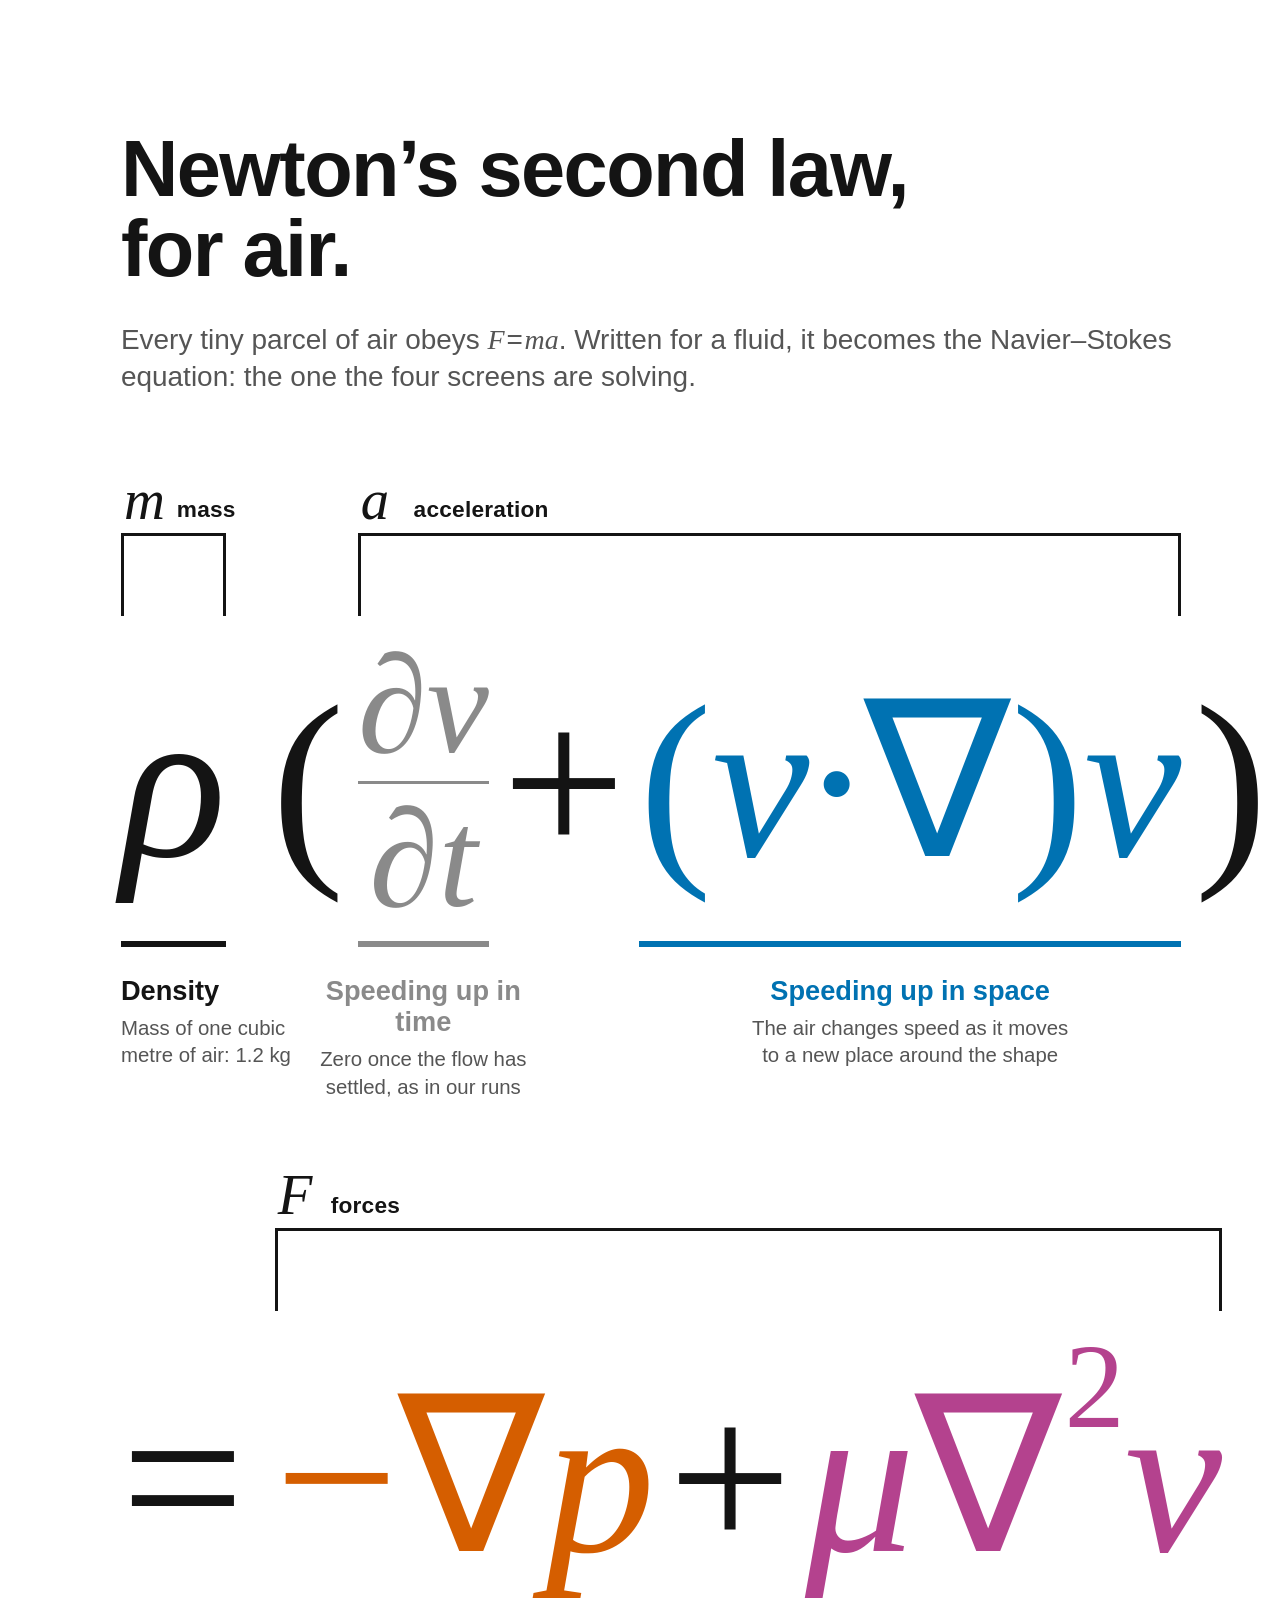
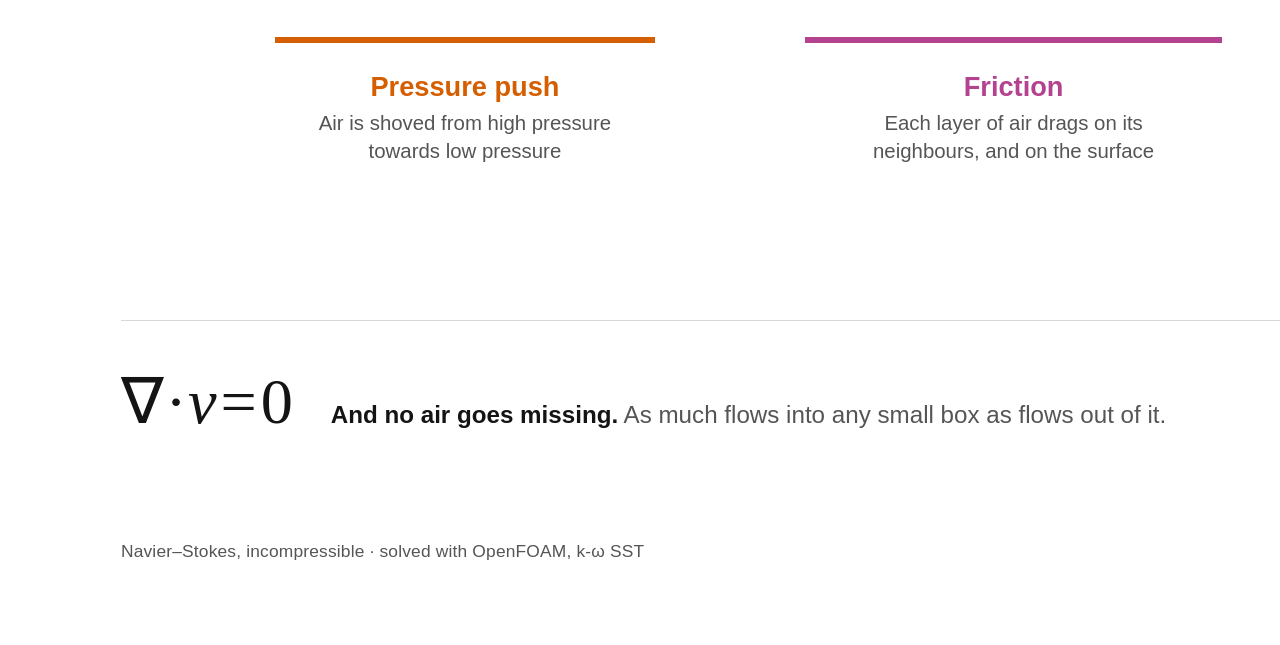
<file: docs/poster/navier_stokes_A2.html>
<!doctype html>
<html lang="en">
<head>
<meta charset="utf-8">
<title>Newton's second law, for air</title>
<style>
  @page { size: 420mm 594mm; margin: 0; }
  :root {
    --ink: #141414;
    --ink-2: #555555;
    --rule: #141414;
    --time: #8A8A8A;      /* d v / d t: zero once the flow has settled */
    --convective: #0072B2; /* same three colours as the screens' view 2 */
    --pressure: #D55E00;
    --viscous: #B4428E;
    --paper: #FFFFFF;
  }
  * { box-sizing: border-box; margin: 0; padding: 0; }
  html, body { width: 420mm; height: 594mm; background: var(--paper); }
  body {
    color: var(--ink);
    font-family: "Avenir Next", "Avenir", sans-serif;
    -webkit-print-color-adjust: exact; print-color-adjust: exact;
    position: relative; overflow: hidden;
  }

  header { position: absolute; left: 32mm; right: 32mm; top: 34mm; }
  h1 { font-weight: 600; font-size: 21mm; line-height: 1.02; letter-spacing: -0.02em; }
  .lede { margin-top: 8mm; font-size: 7.4mm; line-height: 1.35; color: var(--ink-2); max-width: 300mm; font-weight: 400; }

  /* ---------- the equation ---------- */
  .eq { position: absolute; left: 32mm; right: 32mm; font-family: "STIX Two Text", "STIXGeneral", serif; }
  .row { display: flex; align-items: flex-start; }
  .line1 { top: 168mm; }
  .line2 { top: 352mm; }

  .group { position: relative; display: flex; align-items: flex-start; }
  /* F = m a brackets above each group */
  .group > .over {
    position: absolute; left: 0; right: 0; top: -27mm; height: 22mm;
    border-top: 0.9mm solid var(--rule); border-left: 0.9mm solid var(--rule); border-right: 0.9mm solid var(--rule);
    font-family: "Avenir Next", sans-serif;
  }
  .over b {
    position: absolute; top: -17mm; left: 0; font-family: "STIX Two Text", serif; font-style: italic;
    font-weight: 400; font-size: 15mm; line-height: 1; background: var(--paper); padding-right: 3mm;
  }
  .over span { position: absolute; top: -10.5mm; left: 13mm; font-size: 6mm; font-weight: 600; letter-spacing: 0.01em;
    background: var(--paper); padding: 0 3mm 0 1mm; white-space: nowrap; }

  .t { position: relative; display: flex; flex-direction: column; align-items: center; }
  .g { height: 78mm; display: flex; align-items: center; font-size: 58mm; line-height: 1; white-space: nowrap; }
  .op .g { color: var(--ink); padding: 0 3.5mm; }
  i { font-style: italic; }
  .frac { display: inline-flex; flex-direction: column; align-items: center; font-size: 37mm; line-height: 1.02; }
  .frac .bar { width: 100%; height: 0.75mm; background: currentColor; margin: 1.2mm 0; }
  .sup { font-size: 0.55em; position: relative; top: -0.75em; margin-left: 0.02em; }

  /* labels under each term */
  .t > .rule { width: 100%; height: 1.6mm; margin-top: 3mm; }
  .t > .lab { position: absolute; top: 90mm; width: 86mm; font-family: "Avenir Next", sans-serif; text-align: center; left: 50%; transform: translateX(-50%); }
  .lab h2 { font-size: 7.2mm; font-weight: 600; line-height: 1.15; }
  .lab p { margin-top: 2.2mm; font-size: 5.4mm; line-height: 1.35; color: var(--ink-2); }
  .lab.start { left: 0; transform: none; text-align: left; width: 58mm; }
  .lab.narrow { width: 66mm; }

  .c-rho .g, .c-rho h2 { color: var(--ink); }      .c-rho .rule { background: var(--ink); }
  .c-time .g, .c-time h2 { color: var(--time); }    .c-time .rule { background: var(--time); }
  .c-conv .g, .c-conv h2 { color: var(--convective); } .c-conv .rule { background: var(--convective); }
  .c-pres .g, .c-pres h2 { color: var(--pressure); }   .c-pres .rule { background: var(--pressure); }
  .c-visc .g, .c-visc h2 { color: var(--viscous); }    .c-visc .rule { background: var(--viscous); }

  /* ---------- foot ---------- */
  .mass { position: absolute; left: 32mm; right: 32mm; top: 508mm; display: flex; align-items: baseline; gap: 10mm;
    border-top: 0.4mm solid #D8D8D8; padding-top: 11mm; }
  .mass .m { font-family: "STIX Two Text", serif; font-size: 17mm; white-space: nowrap; }
  .mass p { font-size: 6.4mm; line-height: 1.35; color: var(--ink-2); }
  .mass p strong { color: var(--ink); font-weight: 600; }
  footer { position: absolute; left: 32mm; right: 32mm; bottom: 22mm; display: flex; justify-content: space-between;
    font-size: 4.6mm; color: var(--ink-2); letter-spacing: 0.01em; }
</style>
</head>
<body>
  <header>
    <h1>Newton’s second law,<br>for air.</h1>
    <p class="lede">Every tiny parcel of air obeys <i style="font-family:'STIX Two Text',serif">F</i>&#8202;=&#8202;<i style="font-family:'STIX Two Text',serif">ma</i>. Written for a fluid, it becomes the Navier–Stokes equation: the one the four screens are solving.</p>
  </header>

  <!-- line 1:  m a  -->
  <div class="eq row line1">
    <div class="group">
      <div class="over"><b>m</b><span>mass</span></div>
      <div class="t c-rho">
        <div class="g"><i>ρ</i></div>
        <div class="rule"></div>
        <div class="lab start"><h2>Density</h2><p>Mass of one cubic metre of air: 1.2&nbsp;kg</p></div>
      </div>
    </div>
    <div class="t op"><div class="g" style="padding-left:12mm">(</div></div>
    <div class="group">
      <div class="over"><b>a</b><span>acceleration</span></div>
      <div class="t c-time">
        <div class="g"><span class="frac"><span>∂<i>v</i></span><span class="bar"></span><span>∂<i>t</i></span></span></div>
        <div class="rule"></div>
        <div class="lab narrow"><h2>Speeding up in time</h2><p>Zero once the flow has settled, as in our runs</p></div>
      </div>
      <div class="t op"><div class="g">+</div></div>
      <div class="t c-conv">
        <div class="g">(<i>v</i>·∇)<i>v</i></div>
        <div class="rule"></div>
        <div class="lab"><h2>Speeding up in space</h2><p>The air changes speed as it moves to a new place around the shape</p></div>
      </div>
    </div>
    <div class="t op"><div class="g" style="padding-right:0">)</div></div>
  </div>

  <!-- line 2:  = F -->
  <div class="eq row line2">
    <div class="t op"><div class="g" style="padding-left:0;padding-right:8mm">=</div></div>
    <div class="group">
      <div class="over"><b>F</b><span>forces</span></div>
      <div class="t c-pres">
        <div class="g">−∇<i>p</i></div>
        <div class="rule"></div>
        <div class="lab"><h2>Pressure push</h2><p>Air is shoved from high pressure towards low pressure</p></div>
      </div>
      <div class="t op"><div class="g">+</div></div>
      <div class="t c-visc">
        <div class="g"><i>μ</i>∇<span class="sup">2</span><i>v</i></div>
        <div class="rule"></div>
        <div class="lab"><h2>Friction</h2><p>Each layer of air drags on its neighbours, and on the surface</p></div>
      </div>
    </div>
  </div>

  <div class="mass">
    <div class="m">∇&#8202;·&#8202;<i>v</i>&#8202;=&#8202;0</div>
    <p><strong>And no air goes missing.</strong> As much flows into any small box as flows out of it.</p>
  </div>

  <footer>
    <span>Navier–Stokes, incompressible · solved with OpenFOAM, k-ω SST</span>
    <span>NavFlow · Math section</span>
  </footer>
</body>
</html>
</file>
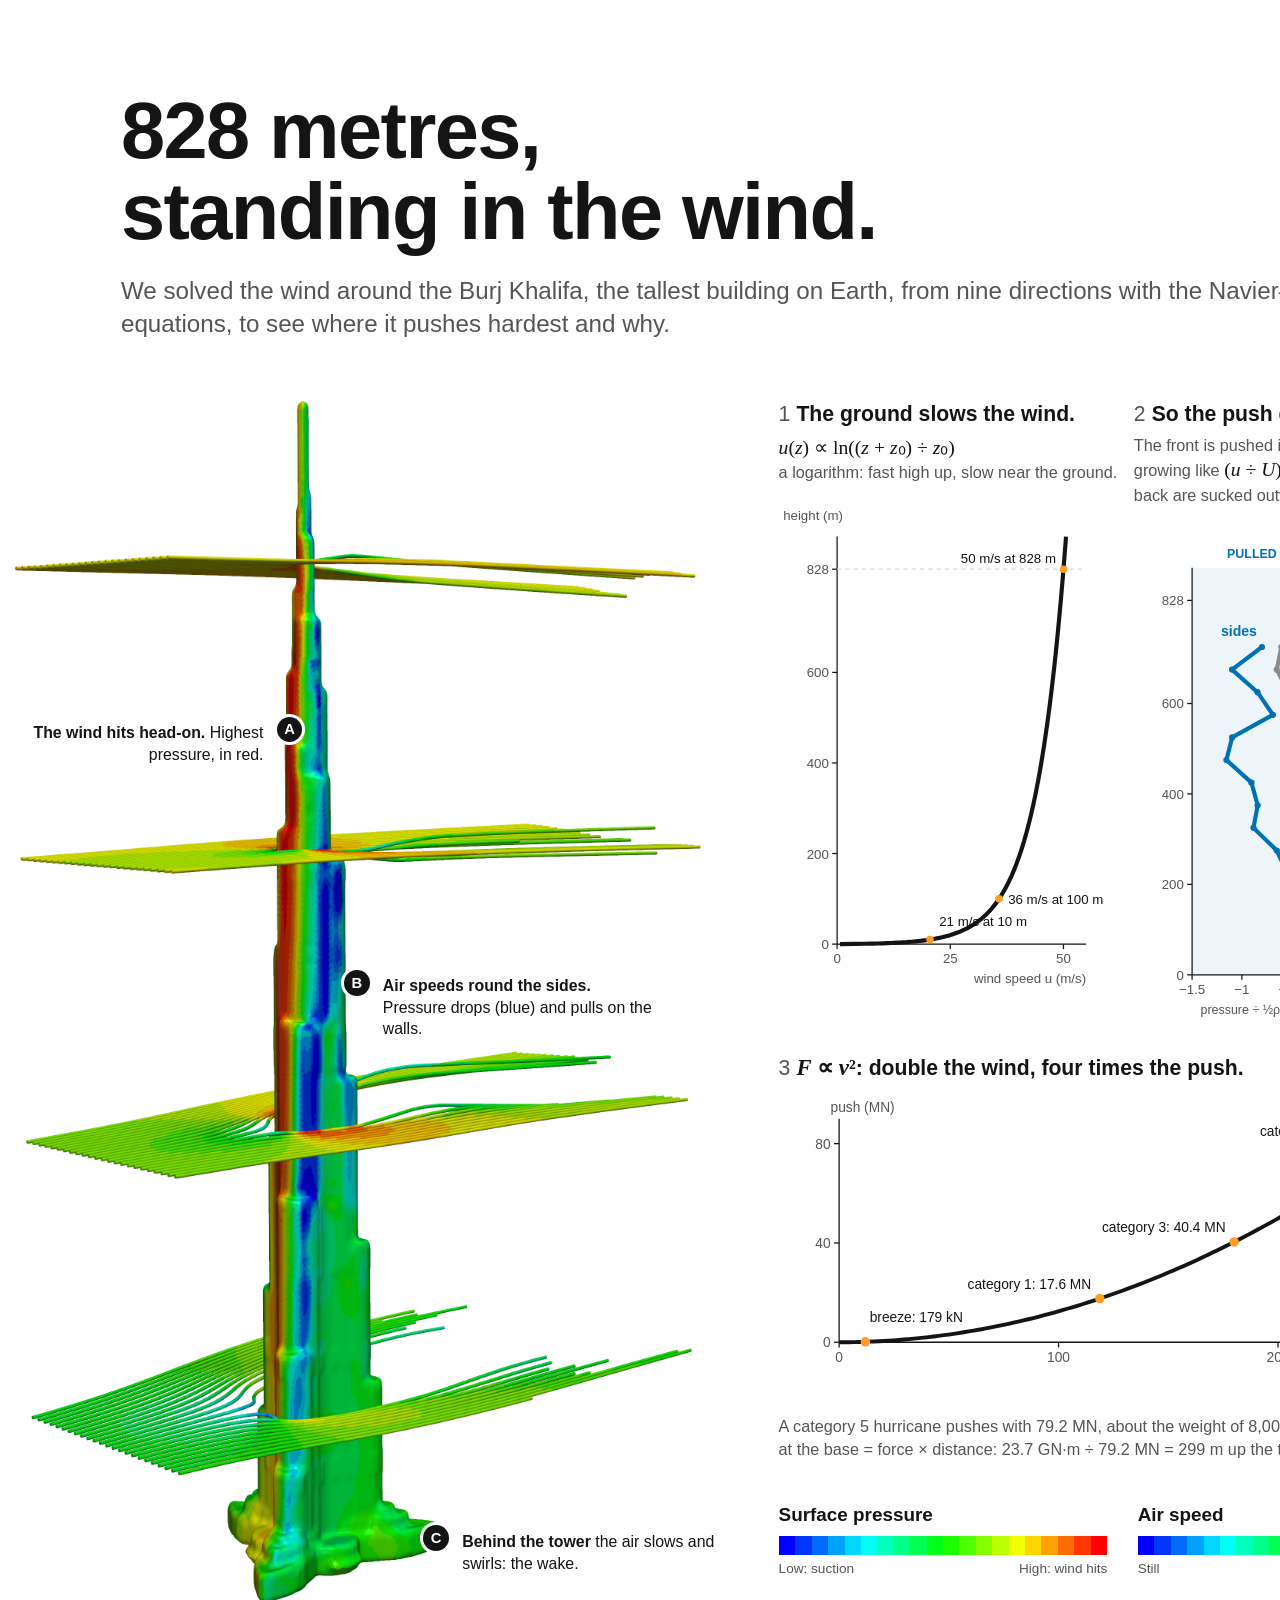
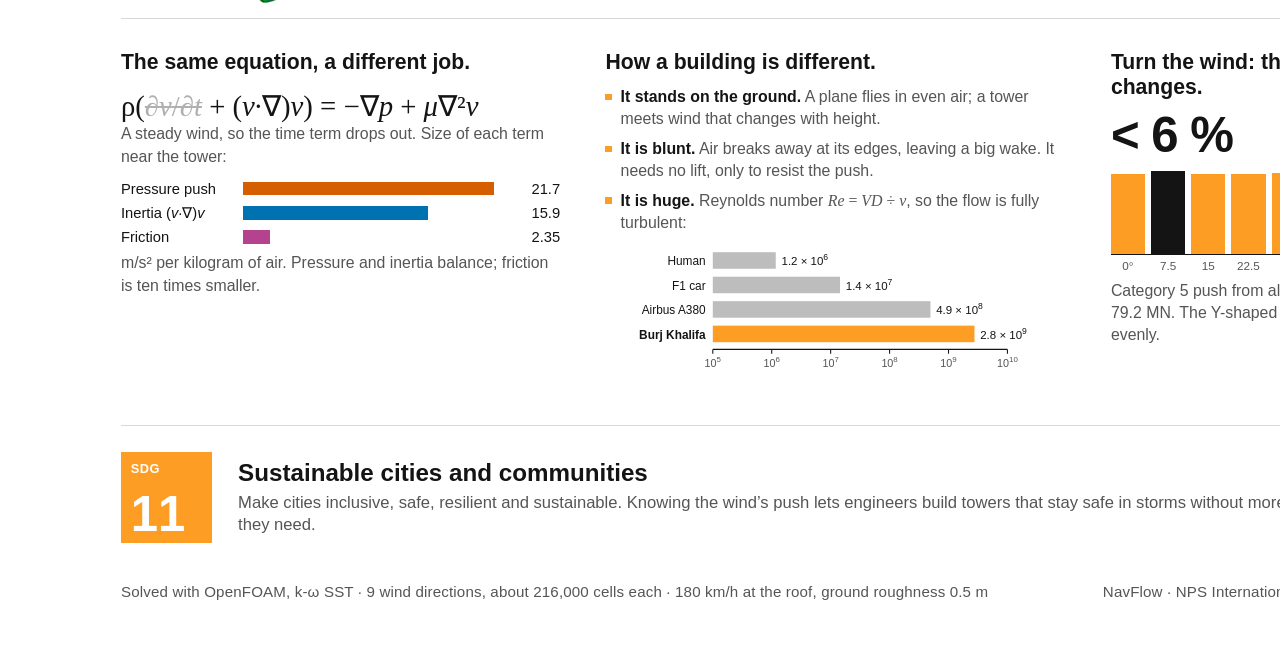
<file: docs/poster/sdg11_burj_A2.html>
<!doctype html>
<html lang="en">
<head>
<meta charset="utf-8">
<title>828 metres in the wind</title>
<link rel="stylesheet" href="sdg.css">
<style>
  :root { --sdg: #FD9D24; } /* official SDG 11 orange-yellow */
  header { top: 24mm; }
  .lede { margin-top: 6mm; font-size: 6.4mm; max-width: 340mm; }

  .hero { left: 4mm; height: 318mm; top: 106mm; }

  /* lettered notes on the render */
  .note { position: absolute; display: flex; align-items: flex-start; gap: 2.4mm; width: 84mm; }
  .note.left { flex-direction: row-reverse; text-align: right; }
  .note .n { flex: none; width: 6.8mm; height: 6.8mm; border-radius: 50%; background: var(--ink); color: #FFFFFF;
    font-size: 3.9mm; font-weight: 600; display: flex; align-items: center; justify-content: center; margin-top: -3.4mm;
    box-shadow: 0 0 0 0.8mm #FFFFFF; }
  .note p { font-size: 4.2mm; line-height: 1.35; margin-top: -2.4mm; background: rgba(255,255,255,0.86); padding: 0.5mm 1.1mm; }
  .note b { font-weight: 600; }

  /* a chart block: step number + heading, the chart, a short caption */
  .blk { position: absolute; }
  .blk h3 { font-size: 5.6mm; font-weight: 600; line-height: 1.2; }
  .blk h3 em { font-style: normal; color: var(--ink-2); font-weight: 400; margin-right: 1.6mm; }
  .blk p { font-size: 4.3mm; line-height: 1.4; color: var(--ink-2); margin-top: 2mm; }
  .blk .m { font-family: "STIX Two Text", serif; font-size: 5.2mm; color: var(--ink); white-space: nowrap; }
  .blk img { display: block; margin-top: 3mm; }

  .key { position: absolute; left: 206mm; right: 32mm; top: 398mm; gap: 8mm; }
  .key .ends { font-size: 3.6mm; }

  /* bottom band */
  .band { position: absolute; left: 32mm; right: 32mm; top: 428mm; display: grid; grid-template-columns: 1.05fr 1.1fr 0.85fr;
    gap: 12mm; border-top: 0.4mm solid var(--rule); padding-top: 8mm; }
  .band h3 { font-size: 5.6mm; font-weight: 600; line-height: 1.2; }
  .band p, .band li { font-size: 4.2mm; line-height: 1.4; color: var(--ink-2); }
  .ns { font-family: "STIX Two Text", serif; font-size: 7.6mm; margin-top: 4mm; white-space: nowrap; color: var(--ink); }
  .ns .gone { color: #B0B0B0; text-decoration: line-through; }
  .terms { margin-top: 3.4mm; }
  .term { display: grid; grid-template-columns: 30mm 1fr 15mm; align-items: center; gap: 2.4mm; margin-top: 2mm; font-size: 3.9mm; }
  .term .t { height: 3.6mm; }
  .term .v { text-align: right; font-variant-numeric: tabular-nums; color: var(--ink); }
  .diff { list-style: none; margin-top: 3mm; }
  .diff li { margin-top: 2mm; padding-left: 4mm; position: relative; }
  .diff li::before { content: ""; position: absolute; left: 0; top: 2.1mm; width: 1.6mm; height: 1.6mm; background: var(--sdg); }
  .diff b { color: var(--ink); font-weight: 600; }
  .band img { display: block; margin-top: 3mm; }
  .big { font-size: 13mm; font-weight: 600; line-height: 1; letter-spacing: -0.02em; margin-top: 3mm; }
  .chart { display: flex; align-items: flex-end; gap: 1.6mm; height: 22mm; margin-top: 3mm; border-bottom: 0.3mm solid var(--ink); }
  .chart div { flex: 1; background: var(--sdg); }
  .chart div.max { background: var(--ink); }
  .axis { display: flex; gap: 1.6mm; margin-top: 1.2mm; font-size: 3.1mm; color: var(--ink-2); font-variant-numeric: tabular-nums; }
  .axis span { flex: 1; text-align: center; }

  .sdg { bottom: 27mm; padding-top: 7mm; gap: 7mm; }
  .sdg .tile { width: 24mm; height: 24mm; padding: 2.2mm 2.6mm; }
  .sdg .tile b { font-size: 3.4mm; }
  .sdg .tile span { font-size: 13mm; }
  .sdg h2 { font-size: 6.4mm; }
  .sdg p { font-size: 4.4mm; margin-top: 1.4mm; }
  footer { bottom: 12mm; font-size: 4mm; }
</style>
</head>
<body>
  <header>
    <h1>828 metres,<br>standing in the wind.</h1>
    <p class="lede">We solved the wind around the Burj Khalifa, the tallest building on Earth, from nine directions with the Navier–Stokes equations, to see where it pushes hardest and why.</p>
  </header>

  <img class="hero" src="img/tower.png" alt="Burj Khalifa coloured by surface pressure, with air paths at four heights">
  <div class="note left" style="left: -4mm; top: 193mm;"><span class="n">A</span><p><b>The wind hits head-on.</b> Highest pressure, in red.</p></div>
  <div class="note" style="left: 91mm; top: 260mm;"><span class="n">B</span><p><b>Air speeds round the sides.</b> Pressure drops (blue) and pulls on the walls.</p></div>
  <div class="note" style="left: 112mm; top: 407mm; width: 86mm;"><span class="n">C</span><p><b>Behind the tower</b> the air slows and swirls: the wake.</p></div>

  <section class="blk" style="left: 206mm; top: 106mm; width: 90mm;">
    <h3><em>1</em>The ground slows the wind.</h3>
    <p><span class="m"><i>u</i>(<i>z</i>) ∝ ln((<i>z</i> + <i>z</i>₀) ÷ <i>z</i>₀)</span><br>a logarithm: fast high up, slow near the ground.</p>
    <img src="img/burj_wind_profile.svg" style="width: 88mm;" alt="Wind speed against height, a log curve">
  </section>
  <section class="blk" style="left: 300mm; top: 106mm; width: 90mm;">
    <h3><em>2</em>So the push grows with height.</h3>
    <p>The front is pushed in, harder higher up, growing like <span class="m">(<i>u</i> ÷ <i>U</i>)²</span> (dashed). The sides and back are sucked outward.</p>
    <img src="img/burj_cp_profile.svg" style="width: 88mm;" alt="Pressure coefficient on each face against height">
  </section>

  <section class="blk" style="left: 206mm; top: 279mm; width: 182mm;">
    <h3><em>3</em><span class="m" style="font-size: 6mm;"><i>F</i> ∝ <i>v</i>²</span>: double the wind, four times the push.</h3>
    <img src="img/burj_force_curve.svg" style="width: 182mm;" alt="Push on the tower against wind speed, a parabola through four storms">
    <p style="margin-top: 1mm;">A category 5 hurricane pushes with 79.2 MN, about the weight of 8,000 tonnes. Turning effect at the base = force × distance: <span style="white-space:nowrap">23.7 GN·m ÷ 79.2 MN = 299 m</span> up the tower.</p>
  </section>

  <section class="key">
    <div>
      <h3>Surface pressure</h3>
      <div class="bar"></div>
      <div class="ends"><span>Low: suction</span><span>High: wind hits</span></div>
    </div>
    <div>
      <h3>Air speed</h3>
      <div class="bar"></div>
      <div class="ends"><span>Still</span><span>234 km/h</span></div>
    </div>
  </section>

  <section class="band">
    <div>
      <h3>The same equation, a different job.</h3>
      <div class="ns">ρ(<span class="gone">∂<i>v</i>/∂<i>t</i></span> + (<i>v</i>·∇)<i>v</i>) = −∇<i>p</i> + <i>μ</i>∇²<i>v</i></div>
      <p>A steady wind, so the time term drops out. Size of each term near the tower:</p>
      <div class="terms">
        <div class="term"><span>Pressure push</span><span class="t" style="width: 100%; background: #D55E00;"></span><span class="v">21.7</span></div>
        <div class="term"><span>Inertia (<i>v</i>·∇)<i>v</i></span><span class="t" style="width: 73.4%; background: #0072B2;"></span><span class="v">15.9</span></div>
        <div class="term"><span>Friction</span><span class="t" style="width: 10.8%; background: #B4428E;"></span><span class="v">2.35</span></div>
      </div>
      <p style="margin-top: 2mm;">m/s² per kilogram of air. Pressure and inertia balance; friction is ten times smaller.</p>
    </div>
    <div>
      <h3>How a building is different.</h3>
      <ul class="diff">
        <li><b>It stands on the ground.</b> A plane flies in even air; a tower meets wind that changes with height.</li>
        <li><b>It is blunt.</b> Air breaks away at its edges, leaving a big wake. It needs no lift, only to resist the push.</li>
        <li><b>It is huge.</b> Reynolds number <span style="font-family:'STIX Two Text',serif; white-space:nowrap"><i>Re</i> = <i>VD</i> ÷ <i>ν</i></span>, so the flow is fully turbulent:</li>
      </ul>
      <img src="img/burj_reynolds.svg" style="width: 112mm;" alt="Reynolds numbers of the four exhibits on a log scale">
    </div>
    <div>
      <h3>Turn the wind: the push barely changes.</h3>
      <div class="big">&lt; 6 %</div>
      <div class="chart" aria-label="Category 5 push from each wind direction, 74.9 to 79.2 MN">
        <div style="height: 97.0%"></div><div class="max" style="height: 100%"></div><div style="height: 96.6%"></div>
        <div style="height: 96.7%"></div><div style="height: 98.6%"></div><div style="height: 95.8%"></div>
        <div style="height: 94.8%"></div><div style="height: 96.7%"></div><div style="height: 94.6%"></div>
      </div>
      <div class="axis"><span>0°</span><span>7.5</span><span>15</span><span>22.5</span><span>30</span><span>37.5</span><span>45</span><span>52.5</span><span>60</span></div>
      <p style="margin-top: 2mm;">Category 5 push from all nine directions: 74.9 to 79.2 MN. The Y-shaped floor plan spreads it evenly.</p>
    </div>
  </section>

  <section class="sdg">
    <div class="tile"><b>SDG</b><span>11</span></div>
    <div>
      <h2>Sustainable cities and communities</h2>
      <p>Make cities inclusive, safe, resilient and sustainable. Knowing the wind’s push lets engineers build towers that stay safe in storms without more steel and concrete than they need.</p>
    </div>
  </section>

  <footer>
    <span>Solved with OpenFOAM, k-ω SST · 9 wind directions, about 216,000 cells each · 180 km/h at the roof, ground roughness 0.5 m</span>
    <span>NavFlow · NPS International School STEM Exhibition</span>
  </footer>
</body>
</html>
</file>
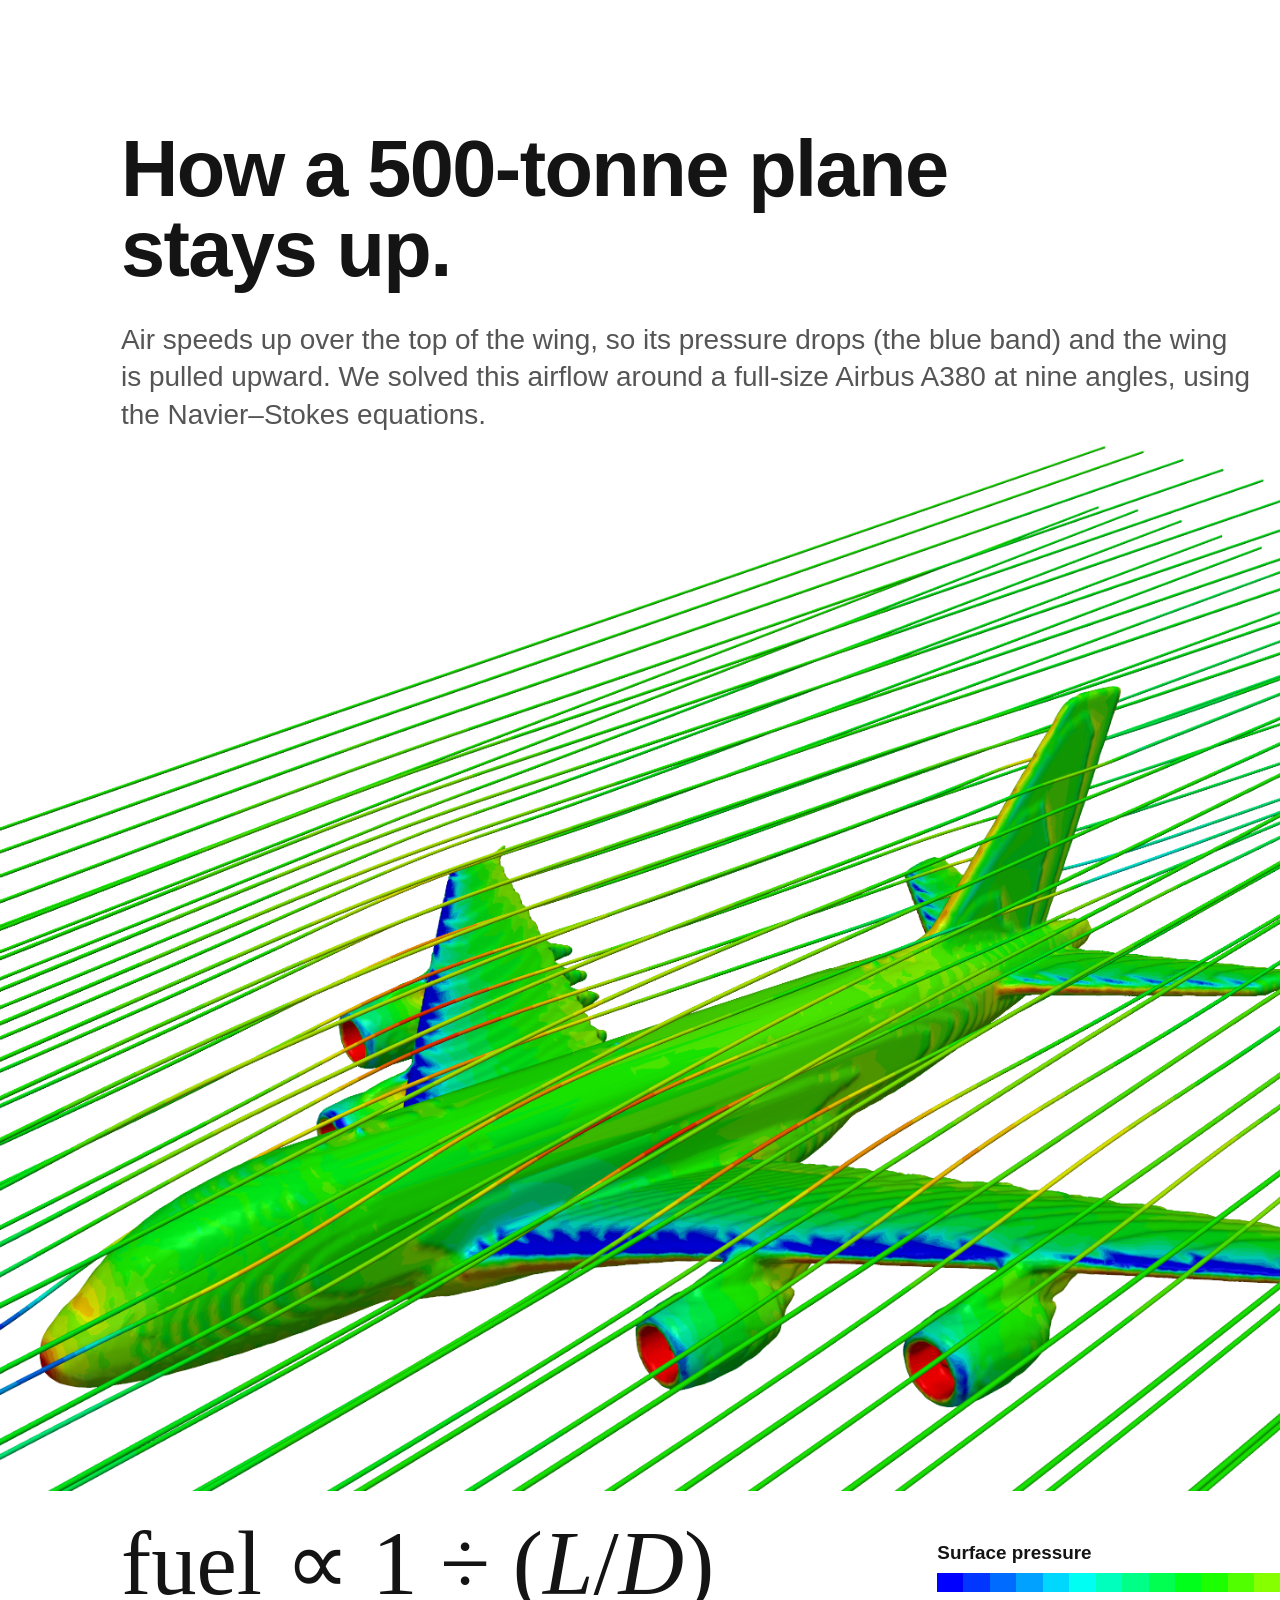
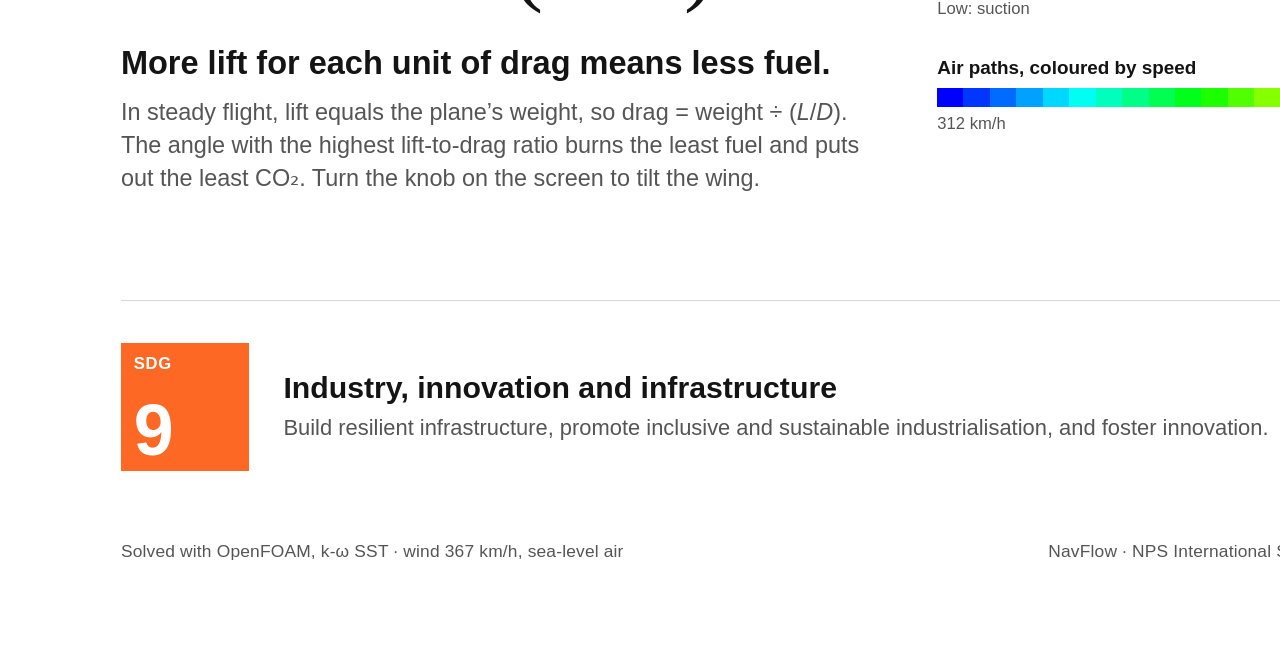
<file: docs/poster/sdg9_a380_A2.html>
<!doctype html>
<html lang="en">
<head>
<meta charset="utf-8">
<title>How a 500-tonne plane stays up</title>
<link rel="stylesheet" href="sdg.css">
<style>
  :root { --sdg: #FD6925; } /* official SDG 9 orange */
  .hero { left: 0; width: 420mm; top: 118mm; }
  .idea { position: absolute; left: 32mm; width: 196mm; top: 402mm; }
  .key { position: absolute; left: 248mm; right: 32mm; top: 408mm; grid-template-columns: 1fr; gap: 10mm; }
</style>
</head>
<body>
  <header>
    <h1>How a 500-tonne plane<br>stays up.</h1>
    <p class="lede">Air speeds up over the top of the wing, so its pressure drops (the blue band) and the wing is pulled upward. We solved this airflow around a full-size Airbus A380 at nine angles, using the Navier–Stokes equations.</p>
  </header>

  <img class="hero" src="img/plane.png" alt="Airbus A380 coloured by surface pressure, with air paths coloured by speed">

  <section class="idea">
    <div class="eq">fuel ∝ 1 ÷ (<i>L</i>/<i>D</i>)</div>
    <h2>More lift for each unit of drag means less fuel.</h2>
    <p>In steady flight, lift equals the plane’s weight, so <span style="white-space:nowrap">drag = weight ÷ (<i>L</i>/<i>D</i>)</span>. The angle with the highest lift-to-drag ratio burns the least fuel and puts out the least CO₂. Turn the knob on the screen to tilt the wing.</p>
  </section>

  <section class="key">
    <div>
      <h3>Surface pressure</h3>
      <div class="bar"></div>
      <div class="ends"><span>Low: suction</span><span>High: air hits head-on</span></div>
    </div>
    <div>
      <h3>Air paths, coloured by speed</h3>
      <div class="bar"></div>
      <div class="ends"><span>312 km/h</span><span>422 km/h</span></div>
    </div>
  </section>

  <section class="sdg">
    <div class="tile"><b>SDG</b><span>9</span></div>
    <div>
      <h2>Industry, innovation and infrastructure</h2>
      <p>Build resilient infrastructure, promote inclusive and sustainable industrialisation, and foster innovation.</p>
    </div>
  </section>

  <footer>
    <span>Solved with OpenFOAM, k-ω SST · wind 367 km/h, sea-level air</span>
    <span>NavFlow · NPS International School STEM Exhibition</span>
  </footer>
</body>
</html>
</file>
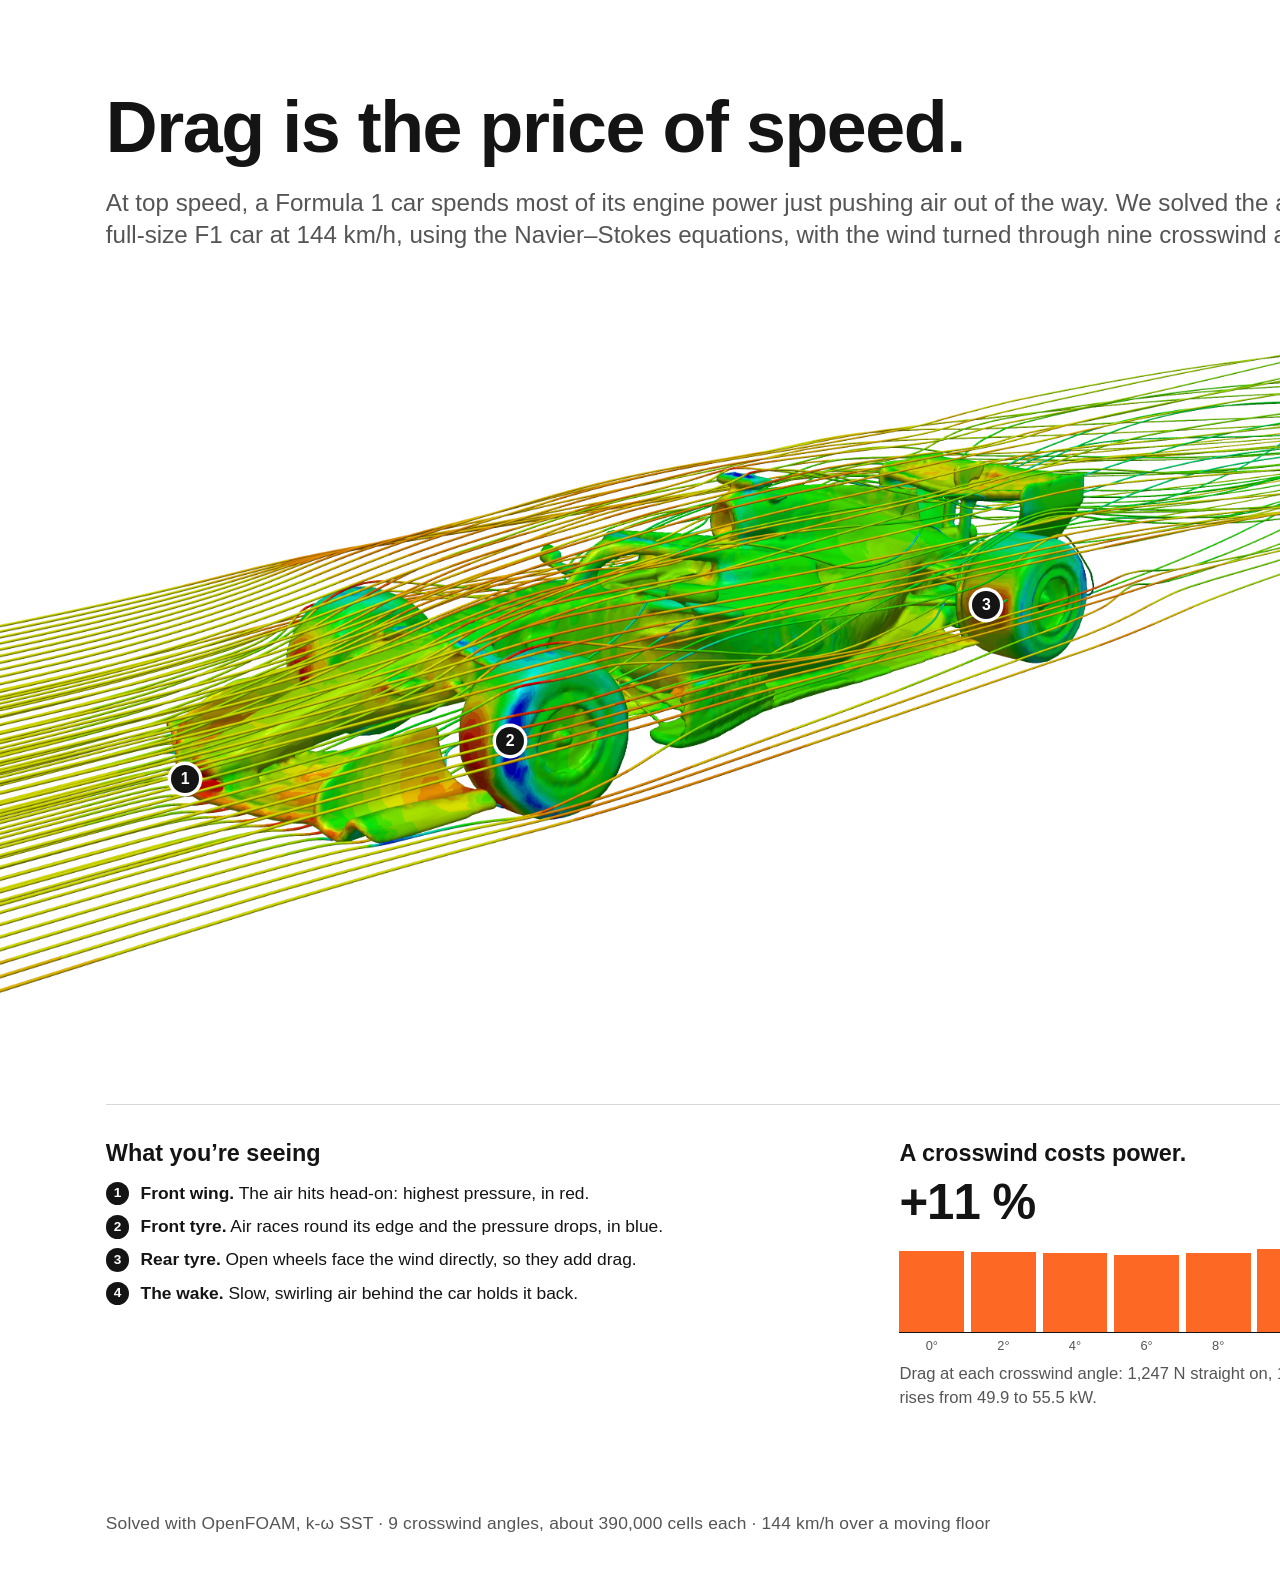
<file: docs/poster/sdg9_f1_A2_landscape.html>
<!doctype html>
<html lang="en">
<head>
<meta charset="utf-8">
<title>Drag is the price of speed</title>
<link rel="stylesheet" href="sdg.css">
<style>
  /* landscape A2: 594 x 420 mm */
  @page { size: 594mm 420mm; margin: 0; }
  html, body { width: 594mm; height: 420mm; }
  :root { --sdg: #FD6925; } /* official SDG 9 orange */

  header { left: 28mm; right: auto; width: 360mm; top: 24mm; }
  h1 { font-size: 19mm; }
  .lede { margin-top: 6mm; font-size: 6.4mm; max-width: 350mm; }

  .sdg { left: 414mm; right: 28mm; top: 26mm; bottom: auto; border-top: none; padding-top: 0; align-items: flex-start; gap: 6mm; }
  .sdg .tile { width: 30mm; height: 30mm; }
  .sdg .tile span { font-size: 16mm; }
  .sdg h2 { font-size: 6.6mm; }
  .sdg p { font-size: 4.6mm; }

  .hero { left: 0; width: 410mm; top: 90mm; }

  /* number badges on the render; the words are in "What you're seeing" */
  .badge { position: absolute; width: 7.4mm; height: 7.4mm; margin: -3.7mm 0 0 -3.7mm; border-radius: 50%;
    background: var(--ink); color: #FFFFFF; font-size: 4.2mm; font-weight: 600; display: flex; align-items: center;
    justify-content: center; box-shadow: 0 0 0 0.9mm #FFFFFF; }

  .facts { position: absolute; left: 414mm; right: 28mm; top: 96mm; }
  .fact + .fact { margin-top: 10mm; padding-top: 9mm; border-top: 0.4mm solid var(--rule); }
  .fact .eq { font-family: "STIX Two Text", serif; font-size: 16mm; line-height: 1; white-space: nowrap; }
  .fact .num { font-size: 16mm; font-weight: 600; line-height: 1; letter-spacing: -0.02em; }
  .fact h2 { font-size: 6.2mm; font-weight: 600; line-height: 1.2; margin-top: 4mm; }
  .fact p { font-size: 4.6mm; line-height: 1.4; color: var(--ink-2); margin-top: 2.2mm; }

  .eq .half { display: inline-flex; flex-direction: column; align-items: center; font-size: 0.6em; line-height: 1; vertical-align: 0.45em; margin: 0 0.1em 0 0.06em; }
  .eq .half .bar { width: 100%; height: 0.07em; background: currentColor; margin: 0.08em 0; }
  .eq .sb { font-size: 0.5em; font-style: italic; vertical-align: -0.3em; margin-left: 0.04em; }
  .eq .sp { font-size: 0.55em; vertical-align: 0.75em; margin-left: 0.12em; }
  .terms { font-size: 4.2mm; color: var(--ink-2); margin-top: 3mm; }
  .terms b { font-family: "STIX Two Text", serif; font-style: italic; font-weight: 400; color: var(--ink); font-size: 1.15em; }
  .terms sub { font-size: 0.6em; }
  table { width: 100%; border-collapse: collapse; margin-top: 4mm; font-size: 4.6mm; font-variant-numeric: tabular-nums; }
  th { text-align: left; font-weight: 600; color: var(--ink-2); font-size: 3.8mm; padding-bottom: 1.4mm; border-bottom: 0.3mm solid var(--rule); }
  td { padding: 1.5mm 0; border-bottom: 0.3mm solid #EEEEEE; }
  th.r, td.r { text-align: right; }

  /* bottom band: three columns */
  .band { position: absolute; left: 28mm; right: 28mm; top: 292mm; display: grid;
    grid-template-columns: 1.15fr 1fr 0.85fr; gap: 16mm; border-top: 0.4mm solid var(--rule); padding-top: 9mm; }
  .band h3.title { font-size: 6.2mm; font-weight: 600; line-height: 1.2; }
  .seeing { list-style: none; margin-top: 4mm; }
  .seeing li { display: flex; gap: 3mm; font-size: 4.6mm; line-height: 1.35; margin-top: 2.6mm; }
  .seeing li span { flex: none; width: 6.2mm; height: 6.2mm; border-radius: 50%; background: var(--ink); color: #FFFFFF;
    font-size: 3.6mm; font-weight: 600; display: flex; align-items: center; justify-content: center; }
  .seeing b { font-weight: 600; }

  .cw .num { font-size: 13mm; font-weight: 600; line-height: 1; letter-spacing: -0.02em; margin-top: 3mm; }
  .chart { display: flex; align-items: flex-end; gap: 1.8mm; height: 24mm; margin-top: 4mm; border-bottom: 0.3mm solid var(--ink); }
  .chart div { flex: 1; background: var(--sdg); }
  .chart div.max { background: var(--ink); }
  .axis { display: flex; gap: 1.8mm; margin-top: 1.4mm; font-size: 3.4mm; color: var(--ink-2); font-variant-numeric: tabular-nums; }
  .axis span { flex: 1; text-align: center; }
  .cw p { font-size: 4.4mm; line-height: 1.4; color: var(--ink-2); margin-top: 2.4mm; }

  .band .key { grid-template-columns: 1fr; gap: 7mm; margin-top: 4mm; }

  footer { left: 28mm; right: 28mm; bottom: 14mm; }
</style>
</head>
<body>
  <header>
    <h1>Drag is the price of speed.</h1>
    <p class="lede">At top speed, a Formula 1 car spends most of its engine power just pushing air out of the way. We solved the air around a full-size F1 car at 144 km/h, using the Navier–Stokes equations, with the wind turned through nine crosswind angles.</p>
  </header>

  <section class="sdg">
    <div class="tile"><b>SDG</b><span>9</span></div>
    <div>
      <h2>Industry, innovation and infrastructure</h2>
      <p>Build resilient infrastructure, promote inclusive and sustainable industrialisation, and foster innovation. Racing aerodynamics feeds into road cars: less drag means less power, fuel and CO₂.</p>
    </div>
  </section>

  <img class="hero" src="img/car.png" alt="Formula 1 car coloured by surface pressure, with air paths coloured by speed">
  <span class="badge" style="left: 49mm; top: 206mm;">1</span>
  <span class="badge" style="left: 135mm; top: 196mm;">2</span>
  <span class="badge" style="left: 261mm; top: 160mm;">3</span>
  <span class="badge" style="left: 364mm; top: 119mm;">4</span>

  <section class="facts">
    <div class="fact">
      <div class="eq"><i>P</i> = <span class="half"><span>1</span><span class="bar"></span><span>2</span></span><i>ρ</i>&#8202;<i>C</i><span class="sb">d</span>&#8202;<i>A</i>&#8202;<i>V</i><span class="sp">3</span></div>
      <div class="terms"><b>P</b> power · <b>ρ</b> air density · <b>C<sub>d</sub></b> drag coefficient · <b>A</b> front area · <b>V</b> speed</div>
      <h2>Double the speed, eight times the power.</h2>
      <table>
        <tr><th>Speed</th><th class="r">Drag</th><th class="r">Power to push the air</th></tr>
        <tr><td>100 km/h</td><td class="r">602 N</td><td class="r">17 kW</td></tr>
        <tr><td>200 km/h</td><td class="r">2,407 N</td><td class="r">134 kW</td></tr>
        <tr><td>300 km/h</td><td class="r">5,415 N</td><td class="r">451 kW</td></tr>
      </table>
      <p>From our result for this car, <span style="white-space:nowrap"><i>C</i><sub>d</sub><i>A</i> = 1.27 m²</span>.</p>
    </div>
    <div class="fact">
      <div class="num">+3.6 %</div>
      <h2>Cut drag by 10 %, go 3.6 % faster on the same power.</h2>
      <p>Power grows with <i>V</i>³, so speed grows with the cube root: <span style="white-space:nowrap">(1 ÷ 0.9)<sup>1/3</sup> = 1.036</span>.</p>
    </div>
  </section>

  <section class="band">
    <div>
      <h3 class="title">What you’re seeing</h3>
      <ul class="seeing">
        <li><span>1</span><div><b>Front wing.</b> The air hits head-on: highest pressure, in red.</div></li>
        <li><span>2</span><div><b>Front tyre.</b> Air races round its edge and the pressure drops, in blue.</div></li>
        <li><span>3</span><div><b>Rear tyre.</b> Open wheels face the wind directly, so they add drag.</div></li>
        <li><span>4</span><div><b>The wake.</b> Slow, swirling air behind the car holds it back.</div></li>
      </ul>
    </div>
    <div class="cw">
      <h3 class="title">A crosswind costs power.</h3>
      <div class="num">+11 %</div>
      <div class="chart" aria-label="Drag at nine crosswind angles, 1,187 to 1,389 N">
        <div style="height: 89.8%"></div><div style="height: 88.8%"></div><div style="height: 88.5%"></div>
        <div style="height: 85.5%"></div><div style="height: 88.1%"></div><div style="height: 92.2%"></div>
        <div style="height: 95.7%"></div><div style="height: 96.5%"></div><div class="max" style="height: 100%"></div>
      </div>
      <div class="axis"><span>0°</span><span>2°</span><span>4°</span><span>6°</span><span>8°</span><span>10°</span><span>12°</span><span>14°</span><span>16°</span></div>
      <p>Drag at each crosswind angle: 1,247 N straight on, 1,389 N at 16° (dark). Drag power rises from 49.9 to 55.5 kW.</p>
    </div>
    <div class="key">
      <div>
        <h3>Surface pressure</h3>
        <div class="bar"></div>
        <div class="ends"><span>Low: suction</span><span>High: air hits</span></div>
      </div>
      <div>
        <h3>Air speed</h3>
        <div class="bar"></div>
        <div class="ends"><span>Still</span><span>187 km/h</span></div>
      </div>
    </div>
  </section>

  <footer>
    <span>Solved with OpenFOAM, k-ω SST · 9 crosswind angles, about 390,000 cells each · 144 km/h over a moving floor</span>
    <span>NavFlow · NPS International School STEM Exhibition</span>
  </footer>
</body>
</html>
</file>
<file: docs/poster/sdg.css>
/* Shared by the two SDG posters (A2 portrait). Same type system as navier_stokes_A2.html:
   Avenir Next for words, STIX Two for maths, one accent per poster (its official SDG colour). */
@page { size: 420mm 594mm; margin: 0; }
:root {
  --ink: #141414;
  --ink-2: #555555;
  --rule: #D8D8D8;
  --paper: #FFFFFF;
  --bands: #0000ff 0% 5%, #0036ff 5% 10%, #006bff 10% 15%, #00a1ff 15% 20%, #00d7ff 20% 25%, #00fff2 25% 30%,
           #00ffbc 30% 35%, #00ff86 35% 40%, #00ff51 40% 45%, #00ff1b 45% 50%, #1bff00 50% 55%, #51ff00 55% 60%,
           #86ff00 60% 65%, #bcff00 65% 70%, #f2ff00 70% 75%, #ffd700 75% 80%, #ffa100 80% 85%, #ff6b00 85% 90%,
           #ff3600 90% 95%, #ff0000 95% 100%;
}
* { box-sizing: border-box; margin: 0; padding: 0; }
html, body { width: 420mm; height: 594mm; background: var(--paper); }
body {
  color: var(--ink); font-family: "Avenir Next", "Avenir", sans-serif;
  -webkit-print-color-adjust: exact; print-color-adjust: exact;
  position: relative; overflow: hidden;
}
.math { font-family: "STIX Two Text", "STIXGeneral", serif; }
i { font-style: italic; }

header { position: absolute; left: 32mm; right: 32mm; top: 34mm; }
h1 { font-weight: 600; font-size: 21mm; line-height: 1.02; letter-spacing: -0.02em; }
.lede { margin-top: 8mm; font-size: 7.4mm; line-height: 1.35; color: var(--ink-2); max-width: 300mm; }

.hero { position: absolute; display: block; }

/* the one big idea, in maths */
.idea .eq { font-family: "STIX Two Text", serif; font-size: 24mm; line-height: 1; white-space: nowrap; }
.idea h2 { font-size: 8.6mm; font-weight: 600; line-height: 1.2; margin-top: 9mm; }
.idea p { font-size: 6.2mm; line-height: 1.4; color: var(--ink-2); margin-top: 3.5mm; }

/* how to read the colours */
.key { display: grid; grid-template-columns: 1fr 1fr; gap: 12mm; }
.key h3 { font-size: 5mm; font-weight: 600; }
.key .bar { height: 5mm; margin-top: 2.5mm; background: linear-gradient(90deg, var(--bands)); }
.key .ends { display: flex; justify-content: space-between; font-size: 4.4mm; color: var(--ink-2); margin-top: 1.8mm; }

/* SDG block: the official colour and number, then the goal in words */
.sdg { position: absolute; left: 32mm; right: 32mm; bottom: 46mm; display: flex; align-items: center; gap: 9mm;
  border-top: 0.4mm solid var(--rule); padding-top: 11mm; }
.sdg .tile { width: 34mm; height: 34mm; background: var(--sdg); color: #FFFFFF; display: flex; flex-direction: column;
  justify-content: space-between; padding: 3mm 3.4mm; flex: none; }
.sdg .tile b { font-size: 4.4mm; font-weight: 700; letter-spacing: 0.04em; }
.sdg .tile span { font-size: 19mm; font-weight: 700; line-height: 0.8; }
.sdg h2 { font-size: 8mm; font-weight: 600; line-height: 1.15; }
.sdg p { font-size: 5.8mm; line-height: 1.35; color: var(--ink-2); margin-top: 2mm; }

footer { position: absolute; left: 32mm; right: 32mm; bottom: 22mm; display: flex; justify-content: space-between;
  font-size: 4.6mm; color: var(--ink-2); letter-spacing: 0.01em; }
</file>
